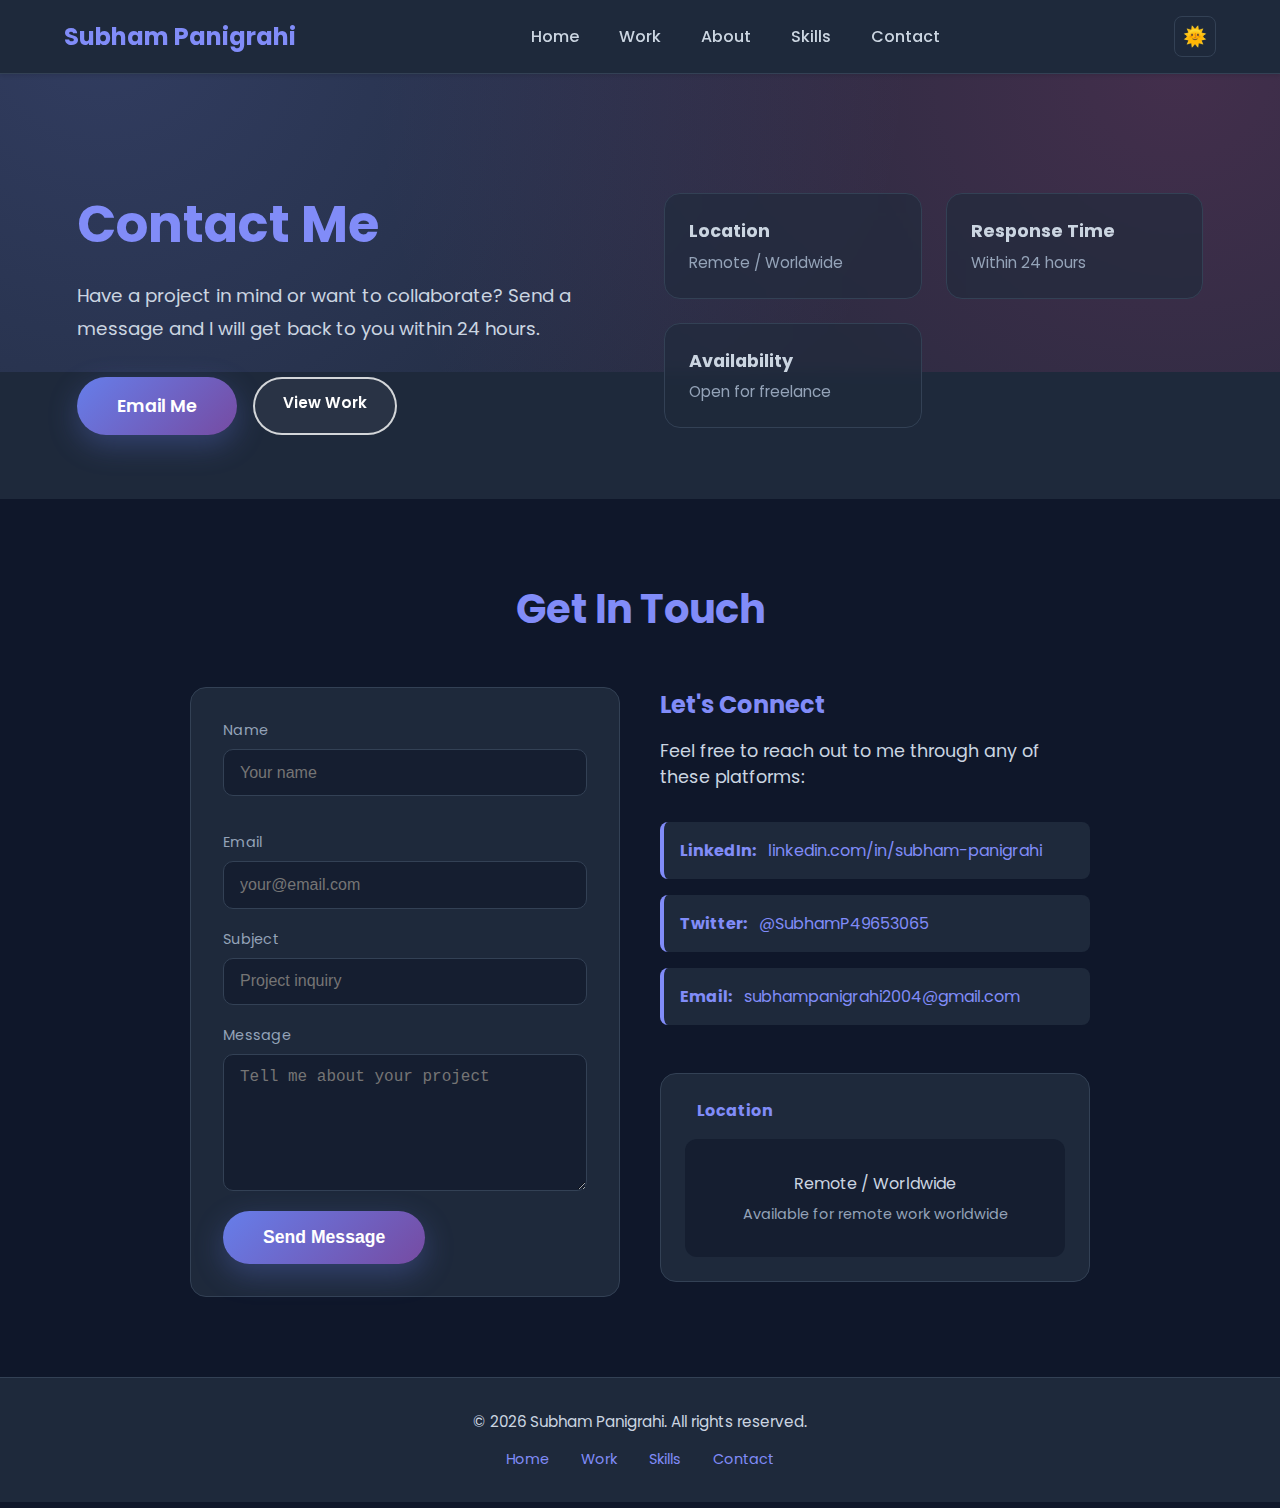
<file: contact.html>
<!doctype html>
<html lang="en">
  <head>
    <meta charset="UTF-8" />
    <meta name="viewport" content="width=device-width, initial-scale=1.0" />
    <title>Contact - Subham Panigrahi</title>
    <link
      rel="stylesheet"
      href="https://cdnjs.cloudflare.com/ajax/libs/font-awesome/6.5.2/css/all.min.css"
      integrity="sha512-SnH5WK+bZxgPHs44uWIX+LLJAJ9/2PkPKZ5QiAj6Ta86w+fsb2TkcmfRyVX3pBnMFcV7oQPJkl9QevSCWr3W6A=="
      crossorigin="anonymous"
      referrerpolicy="no-referrer"
    />
    <link rel="stylesheet" href="style.css" />
    <link
      rel="icon"
      type="image/svg+xml"
      href="https://cdnjs.cloudflare.com/ajax/libs/twemoji/14.0.2/svg/1f680.svg"
    />
  </head>

  <body>
    <!-- Navbar -->
    <header>
      <nav class="navbar" aria-label="Main navigation">
        <a href="index.html#home" class="logo">Subham Panigrahi</a>
        <ul class="nav-links">
          <li><a href="index.html#home">Home</a></li>
          <li><a href="index.html#work">Work</a></li>
          <li><a href="index.html#about">About</a></li>
          <li><a href="index.html#skills">Skills</a></li>
          <li><a href="contact.html">Contact</a></li>
        </ul>
        <button class="theme-toggle" id="themeToggle" aria-label="Theme Toggle">
          🌙
        </button>
        <div class="hamburger">
          <span></span>
          <span></span>
          <span></span>
        </div>
      </nav>
    </header>

    <!-- Contact Hero -->
    <section class="contact-hero">
      <div class="contact-hero-inner">
        <div class="contact-hero-content">
          <h1>Contact Me</h1>
          <p>
            Have a project in mind or want to collaborate? Send a message and I
            will get back to you within 24 hours.
          </p>
          <div class="contact-hero-actions">
            <a
              href="mailto:subhampanigrahi2004@gmail.com"
              class="btn-primary"
              aria-label="Email Subham"
              >Email Me</a
            >
            <a href="index.html#work" class="btn-outline" aria-label="View work"
              >View Work</a
            >
          </div>
        </div>
        <div class="contact-hero-cards">
          <div class="hero-card">
            <i class="fas fa-map-marker-alt"></i>
            <h3>Location</h3>
            <p>Remote / Worldwide</p>
          </div>
          <div class="hero-card">
            <i class="fas fa-clock"></i>
            <h3>Response Time</h3>
            <p>Within 24 hours</p>
          </div>
          <div class="hero-card">
            <i class="fas fa-briefcase"></i>
            <h3>Availability</h3>
            <p>Open for freelance</p>
          </div>
        </div>
      </div>
    </section>

    <!-- Contact Section -->
    <section id="contact" class="contact">
      <h2>Get In Touch</h2>
      <div class="contact-container">
        <div class="contact-grid">
          <form
            class="contact-form"
            name="contact"
            method="POST"
            data-netlify="true"
            data-netlify-honeypot="bot-field"
            action="thank-you.html"
            aria-label="Contact form"
          >
            <input type="hidden" name="form-name" value="contact" />
            <p class="hidden">
              <label>
                Do not fill this out if you are human:
                <input name="bot-field" />
              </label>
            </p>
            <div class="form-row">
              <div class="form-group">
                <label for="name">Name</label>
                <input
                  type="text"
                  id="name"
                  name="name"
                  placeholder="Your name"
                />
              </div>
              <div class="form-group">
                <label for="email">Email</label>
                <input
                  type="email"
                  id="email"
                  name="email"
                  placeholder="your@email.com"
                />
              </div>
            </div>
            <div class="form-group">
              <label for="subject">Subject</label>
              <input
                type="text"
                id="subject"
                name="subject"
                placeholder="Project inquiry"
              />
            </div>
            <div class="form-group">
              <label for="message">Message</label>
              <textarea
                id="message"
                name="message"
                rows="6"
                placeholder="Tell me about your project"
              ></textarea>
            </div>
            <button type="submit" class="btn-primary">Send Message</button>
            <p class="form-success hidden" role="status">
              Thanks! Your message was sent. I will get back to you soon.
            </p>
          </form>

          <div class="contact-side">
            <div class="contact-info">
              <h3>Let's Connect</h3>
              <p>
                Feel free to reach out to me through any of these platforms:
              </p>
              <ul class="contact-links">
                <li>
                  <strong>LinkedIn:</strong>
                  <a
                    href="https://www.linkedin.com/in/subham-panigrahi-863255291/"
                    target="_blank"
                    >linkedin.com/in/subham-panigrahi</a
                  >
                </li>
                <li>
                  <strong>Twitter:</strong>
                  <a href="https://x.com/SubhamP49653065" target="_blank"
                    >@SubhamP49653065</a
                  >
                </li>
                <li>
                  <strong>Email:</strong>
                  <a href="mailto:subhampanigrahi2004@gmail.com"
                    >subhampanigrahi2004@gmail.com</a
                  >
                </li>
              </ul>
            </div>

            <div class="map-card" aria-label="Map">
              <div class="map-header">
                <i class="fas fa-map-marked-alt"></i>
                <h4>Location</h4>
              </div>
              <div class="map-placeholder">
                <p>Remote / Worldwide</p>
                <span>Available for remote work worldwide</span>
              </div>
            </div>
          </div>
        </div>
      </div>
    </section>

    <!-- Footer -->
    <footer class="footer">
      <div class="footer-container">
        <p>&copy; 2026 Subham Panigrahi. All rights reserved.</p>
        <div class="footer-links">
          <a href="index.html#home">Home</a>
          <a href="index.html#work">Work</a>
          <a href="index.html#skills">Skills</a>
          <a href="contact.html">Contact</a>
        </div>
      </div>
    </footer>

    <script src="app.js"></script>
    <script>
      const contactForm = document.querySelector(".contact-form");
      const successMsg = document.querySelector(".form-success");

      if (contactForm && successMsg) {
        contactForm.addEventListener("submit", (event) => {
          if (location.protocol === "file:") {
            event.preventDefault();
            successMsg.classList.remove("hidden");
            contactForm.reset();
          }
        });
      }
    </script>
  </body>
</html>
</file>
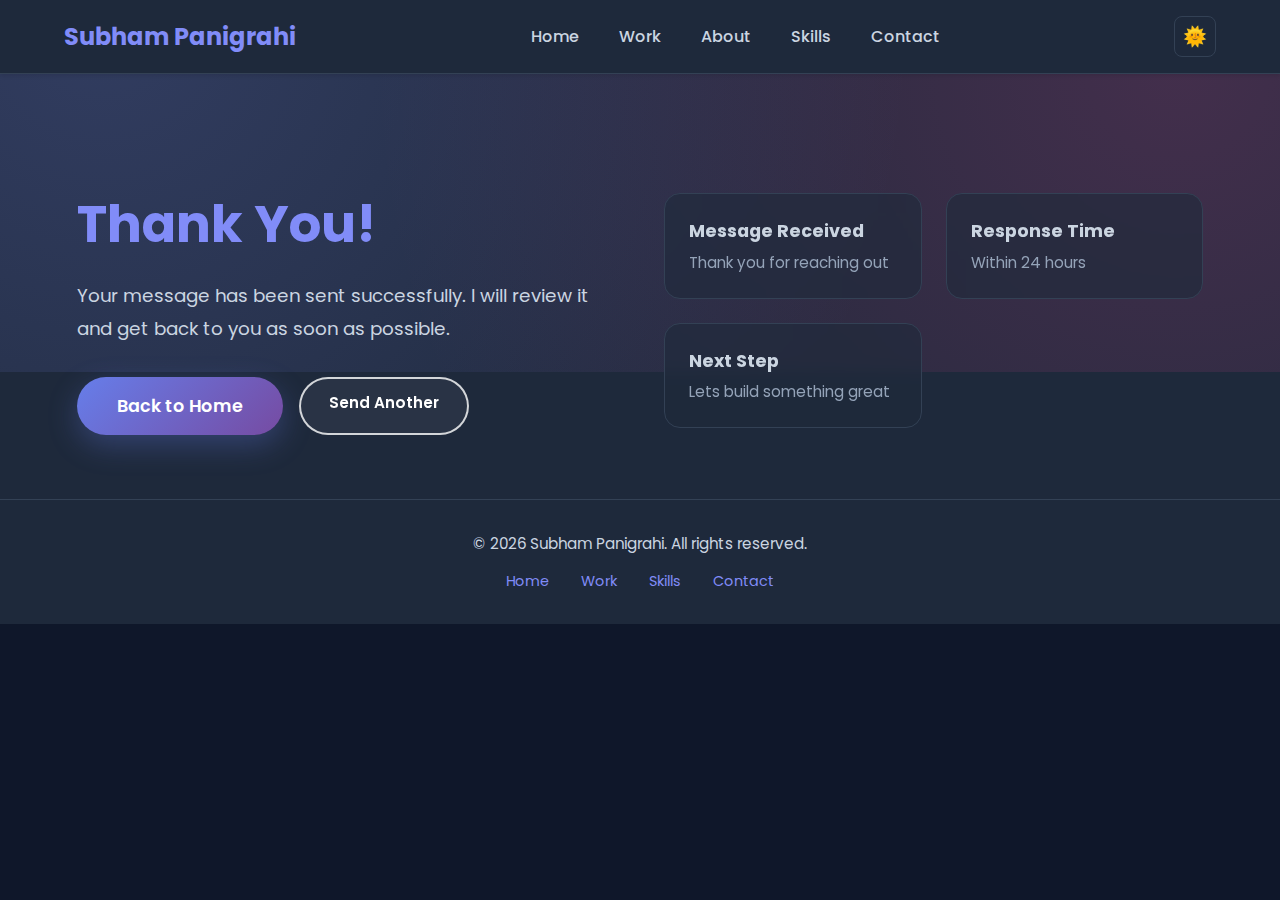
<file: thank-you.html>
<!doctype html>
<html lang="en">
  <head>
    <meta charset="UTF-8" />
    <meta name="viewport" content="width=device-width, initial-scale=1.0" />
    <title>Thank You - Subham Panigrahi</title>
    <link
      rel="stylesheet"
      href="https://cdnjs.cloudflare.com/ajax/libs/font-awesome/6.5.2/css/all.min.css"
      integrity="sha512-SnH5WK+bZxgPHs44uWIX+LLJAJ9/2PkPKZ5QiAj6Ta86w+fsb2TkcmfRyVX3pBnMFcV7oQPJkl9QevSCWr3W6A=="
      crossorigin="anonymous"
      referrerpolicy="no-referrer"
    />
    <link rel="stylesheet" href="style.css" />
    <link
      rel="icon"
      type="image/svg+xml"
      href="https://cdnjs.cloudflare.com/ajax/libs/twemoji/14.0.2/svg/1f680.svg"
    />
  </head>

  <body>
    <header>
      <nav class="navbar" aria-label="Main navigation">
        <a href="index.html#home" class="logo">Subham Panigrahi</a>
        <ul class="nav-links">
          <li><a href="index.html#home">Home</a></li>
          <li><a href="index.html#work">Work</a></li>
          <li><a href="index.html#about">About</a></li>
          <li><a href="index.html#skills">Skills</a></li>
          <li><a href="contact.html">Contact</a></li>
        </ul>
        <button class="theme-toggle" id="themeToggle" aria-label="Theme Toggle">
          🌙
        </button>
        <div class="hamburger">
          <span></span>
          <span></span>
          <span></span>
        </div>
      </nav>
    </header>

    <section class="contact-hero">
      <div class="contact-hero-inner">
        <div class="contact-hero-content">
          <h1>Thank You!</h1>
          <p>
            Your message has been sent successfully. I will review it and get
            back to you as soon as possible.
          </p>
          <div class="contact-hero-actions">
            <a href="index.html#home" class="btn-primary" aria-label="Back home"
              >Back to Home</a
            >
            <a href="contact.html" class="btn-outline" aria-label="Send another"
              >Send Another</a
            >
          </div>
        </div>
        <div class="contact-hero-cards">
          <div class="hero-card">
            <i class="fas fa-envelope"></i>
            <h3>Message Received</h3>
            <p>Thank you for reaching out</p>
          </div>
          <div class="hero-card">
            <i class="fas fa-clock"></i>
            <h3>Response Time</h3>
            <p>Within 24 hours</p>
          </div>
          <div class="hero-card">
            <i class="fas fa-rocket"></i>
            <h3>Next Step</h3>
            <p>Lets build something great</p>
          </div>
        </div>
      </div>
    </section>

    <footer class="footer">
      <div class="footer-container">
        <p>&copy; 2026 Subham Panigrahi. All rights reserved.</p>
        <div class="footer-links">
          <a href="index.html#home">Home</a>
          <a href="index.html#work">Work</a>
          <a href="index.html#skills">Skills</a>
          <a href="contact.html">Contact</a>
        </div>
      </div>
    </footer>

    <script src="app.js"></script>
  </body>
</html>
</file>
<file: style.css>
@import url("https://fonts.googleapis.com/css2?family=Poppins:wght@300;400;500;600;700&display=swap");

:root {
  --bg-color: #0f172a;
  --text-color: #cbd5e1;
  --accent-color: #818cf8;
  --card-bg: #1e293b;
  --btn-bg: #6366f1;
  --btn-text: #ffffff;
  --border-color: #334155;
  --subtle-text: #94a3b8;
}

.light-theme {
  --bg-color: #f1f5f9;
  --text-color: #334155;
  --accent-color: #6366f1;
  --card-bg: #ffffff;
  --border-color: #e2e8f0;
  --subtle-text: #64748b;
}

* {
  margin: 0;
  padding: 0;
  box-sizing: border-box;
}

html {
  scroll-behavior: smooth;
}

body {
  font-family: "Poppins", sans-serif;
  background: var(--bg-color);
  color: var(--text-color);
  transition:
    background 0.3s ease,
    color 0.3s ease;
}

/* Navbar */
.navbar {
  display: flex;
  justify-content: space-between;
  align-items: center;
  padding: 1rem 5%;
  background: var(--card-bg);
  box-shadow: 0 2px 4px rgba(0, 0, 0, 0.1);
  position: sticky;
  top: 0;
  z-index: 100;
  width: 100%;
  border-bottom: 1px solid var(--border-color);
}

.logo {
  font-weight: 700;
  font-size: 1.5rem;
  color: var(--accent-color);
  text-decoration: none;
}

.nav-links {
  display: flex;
  list-style: none;
  gap: 2.5rem;
}

.nav-links a {
  color: var(--text-color);
  text-decoration: none;
  font-weight: 500;
  position: relative;
  transition: color 0.3s ease;
}

.nav-links a::after {
  content: "";
  position: absolute;
  width: 0;
  height: 2px;
  bottom: -5px;
  left: 0;
  background-color: var(--accent-color);
  transition: width 0.3s ease;
}

.nav-links a:hover {
  color: var(--accent-color);
}

.nav-links a:hover::after {
  width: 100%;
}

.theme-toggle {
  background: transparent;
  border: 1px solid var(--border-color);
  color: var(--text-color);
  border-radius: 8px;
  padding: 0.5rem;
  cursor: pointer;
  font-size: 1.2rem;
  transition: all 0.3s ease;
}

.theme-toggle:hover {
  background: var(--accent-color);
  color: var(--btn-text);
  border-color: var(--accent-color);
}

/* =============== HERO SECTION =============== */
.hero {
  display: flex;
  align-items: center;
  justify-content: space-between;
  padding: 0 10%;
  min-height: 100vh;
  gap: 4rem;
  position: relative;
  overflow: hidden;
}

/* Animated Background Gradient */
.hero::before {
  content: "";
  position: absolute;
  top: -50%;
  left: -50%;
  width: 200%;
  height: 200%;
  background:
    radial-gradient(
      circle at 30% 50%,
      rgba(129, 140, 248, 0.15) 0%,
      transparent 50%
    ),
    radial-gradient(
      circle at 70% 50%,
      rgba(236, 72, 153, 0.12) 0%,
      transparent 50%
    );
  animation: rotateGradient 20s linear infinite;
  pointer-events: none;
  z-index: 0;
}

@keyframes rotateGradient {
  0% {
    transform: rotate(0deg);
  }
  100% {
    transform: rotate(360deg);
  }
}

.hero-text {
  max-width: 50%;
  position: relative;
  z-index: 1;
  animation: fadeInUp 0.8s ease-out;
}

@keyframes fadeInUp {
  from {
    opacity: 0;
    transform: translateY(30px);
  }
  to {
    opacity: 1;
    transform: translateY(0);
  }
}

.hero-text h1 {
  font-size: 5rem;
  font-weight: 800;
  margin-bottom: 1.5rem;
  line-height: 1.1;
  letter-spacing: -2px;
  background: linear-gradient(135deg, #667eea 0%, #764ba2 50%, #f093fb 100%);
  -webkit-background-clip: text;
  -webkit-text-fill-color: transparent;
  background-clip: text;
  animation:
    fadeInUp 0.8s ease-out 0.2s both,
    textGlow 3s ease-in-out infinite;
}

.hero-text .subtitle {
  font-size: 1.3rem;
  color: var(--accent-color);
  margin-bottom: 1rem;
  font-weight: 500;
  animation: subtitleSlideIn 0.9s ease-out 0.3s both;
}

@keyframes subtitleSlideIn {
  0% {
    opacity: 0;
    transform: translateY(30px) translateX(-30px);
    filter: blur(10px);
  }
  50% {
    filter: blur(5px);
  }
  100% {
    opacity: 1;
    transform: translateY(0) translateX(0);
    filter: blur(0);
  }
}

@keyframes textGlow {
  0%,
  100% {
    filter: drop-shadow(0 0 10px rgba(129, 140, 248, 0.3));
  }
  50% {
    filter: drop-shadow(0 0 20px rgba(129, 140, 248, 0.5));
  }
}

.hero-text p {
  font-size: 1.75rem;
  margin-bottom: 2.5rem;
  color: var(--subtle-text);
  font-weight: 400;
  line-height: 1.6;
  animation: fadeInUp 0.8s ease-out 0.3s both;
}

.typed-text {
  background: linear-gradient(135deg, #f093fb 0%, #f5576c 100%);
  -webkit-background-clip: text;
  -webkit-text-fill-color: transparent;
  background-clip: text;
  font-weight: 700;
  display: inline-block;
  animation: pulse 2s ease-in-out infinite;
}

@keyframes pulse {
  0%,
  100% {
    opacity: 1;
  }
  50% {
    opacity: 0.8;
  }
}

.btn-primary {
  display: inline-block;
  padding: 1rem 2.5rem;
  background: linear-gradient(135deg, #667eea 0%, #764ba2 100%);
  color: white;
  border: none;
  border-radius: 50px;
  text-decoration: none;
  font-weight: 600;
  font-size: 1.1rem;
  box-shadow: 0 10px 30px rgba(102, 126, 234, 0.3);
  position: relative;
  overflow: hidden;
  transition: all 0.3s ease;
  animation: fadeInUp 0.8s ease-out 0.4s both;
}

.btn-primary::before {
  content: "";
  position: absolute;
  top: 0;
  left: -100%;
  width: 100%;
  height: 100%;
  background: linear-gradient(135deg, #f093fb 0%, #f5576c 100%);
  transition: left 0.4s ease;
  z-index: -1;
}

.btn-primary:hover {
  transform: translateY(-3px);
  box-shadow: 0 15px 40px rgba(102, 126, 234, 0.5);
}

.btn-primary:hover::before {
  left: 0;
}

.social-links {
  margin-top: 3rem;
  display: flex;
  gap: 1.5rem;
  animation: fadeInUp 0.8s ease-out 0.5s both;
}

.social-links a {
  display: inline-flex;
  align-items: center;
  justify-content: center;
  width: 70px;
  height: 70px;
  background: rgba(255, 255, 255, 0.05);
  backdrop-filter: blur(10px);
  border: 1px solid rgba(255, 255, 255, 0.1);
  border-radius: 16px;
  transition: all 0.3s ease;
  box-shadow: 0 4px 15px rgba(0, 0, 0, 0.1);
}

.social-links a:hover {
  transform: translateY(-5px) scale(1.05);
  background: linear-gradient(135deg, #667eea 0%, #764ba2 100%);
  border-color: transparent;
  box-shadow: 0 10px 30px rgba(102, 126, 234, 0.4);
}

.social-links a img {
  width: 36px;
  height: 36px;
  transition: transform 0.3s ease;
}

.social-links a:hover img {
  transform: scale(1.1);
}

.hero-image {
  max-width: 30%;
  position: relative;
  z-index: 1;
  animation: fadeInRight 0.8s ease-out 0.3s both;
}

@keyframes fadeInRight {
  from {
    opacity: 0;
    transform: translateX(30px);
  }
  to {
    opacity: 1;
    transform: translateX(0);
  }
}

.hero-image::before {
  content: "";
  position: absolute;
  top: -20px;
  left: -20px;
  right: -20px;
  bottom: -20px;
  background: linear-gradient(135deg, #667eea 0%, #764ba2 50%, #f093fb 100%);
  border-radius: 30px;
  opacity: 0.3;
  filter: blur(40px);
  z-index: -1;
  animation: imageGlow 3s ease-in-out infinite;
}

@keyframes imageGlow {
  0%,
  100% {
    opacity: 0.3;
    transform: scale(1);
  }
  50% {
    opacity: 0.5;
    transform: scale(1.05);
  }
}

.hero-image img {
  width: 100%;
  height: auto;
  border-radius: 30px;
  box-shadow: 0 20px 60px rgba(0, 0, 0, 0.3);
  border: 2px solid rgba(255, 255, 255, 0.1);
  transition: transform 0.5s ease;
}

.hero-image:hover img {
  transform: scale(1.02) rotate(1deg);
  box-shadow: 0 25px 70px rgba(102, 126, 234, 0.4);
}

.hero-about {
  flex: 1;
  display: flex;
  align-items: center;
  justify-content: center;
  padding: 2rem;
}

.about-box {
  background: rgba(30, 41, 59, 0.6);
  border: 2px solid var(--border-color);
  border-radius: 20px;
  padding: 3rem;
  backdrop-filter: blur(10px);
  animation: fadeInUp 0.8s ease-out 0.3s both;
  transition: all 0.3s ease;
}

.about-box:hover {
  background: rgba(30, 41, 59, 0.8);
  border-color: var(--accent-color);
  box-shadow: 0 10px 40px rgba(129, 140, 248, 0.2);
}

.about-box h3 {
  font-size: 2rem;
  color: var(--accent-color);
  margin-bottom: 1.5rem;
  font-weight: 700;
}

.about-box p {
  font-size: 1.1rem;
  line-height: 1.8;
  color: var(--text-color);
  margin-bottom: 1.5rem;
  text-align: justify;
}

.about-box p:last-child {
  margin-bottom: 0;
}

/* Hero Features */
.hero-features {
  flex: 1;
  display: flex;
  flex-direction: column;
  gap: 3rem;
  padding: 2rem;
  animation: fadeInUp 0.8s ease-out 0.3s both;
}

.tech-stack-section h3 {
  font-size: 1.8rem;
  color: var(--accent-color);
  margin-bottom: 2rem;
  text-align: center;
  font-weight: 700;
}

.tech-icons-grid {
  display: grid;
  grid-template-columns: repeat(auto-fit, minmax(120px, 1fr));
  gap: 2rem;
  margin-bottom: 2rem;
}

.tech-icon {
  display: flex;
  flex-direction: column;
  align-items: center;
  justify-content: center;
  padding: 2rem;
  background: rgba(30, 41, 59, 0.5);
  border: 2px solid var(--border-color);
  border-radius: 15px;
  transition: all 0.3s ease;
  cursor: pointer;
}

.tech-icon:hover {
  background: rgba(30, 41, 59, 0.8);
  border-color: var(--accent-color);
  transform: translateY(-10px) scale(1.05);
  box-shadow: 0 10px 30px rgba(129, 140, 248, 0.3);
}

.tech-icon i {
  font-size: 3rem;
  margin-bottom: 1rem;
  transition:
    color 0.3s ease,
    transform 0.3s ease;
}

.tech-icon span {
  font-size: 0.95rem;
  color: var(--text-color);
  font-weight: 500;
  text-align: center;
}

/* Colorful Tech Icons */
.tech-icon:nth-child(1) i {
  color: #61dafb;
}
.tech-icon:nth-child(2) i {
  color: #68a063;
}
.tech-icon:nth-child(3) i {
  color: #13aa52;
}
.tech-icon:nth-child(4) i {
  color: #90c53f;
}
.tech-icon:nth-child(5) i {
  color: #e76f00;
}
.tech-icon:nth-child(6) i {
  color: #f7df1e;
}

.tech-icon:hover i {
  transform: scale(1.15) rotate(5deg);
}

/* Info Cards */
.info-cards {
  display: grid;
  grid-template-columns: repeat(auto-fit, minmax(200px, 1fr));
  gap: 2rem;
}

.info-card {
  background: rgba(30, 41, 59, 0.5);
  border: 2px solid var(--border-color);
  border-radius: 15px;
  padding: 2rem;
  text-align: center;
  transition: all 0.3s ease;
}

.info-card:hover {
  background: rgba(30, 41, 59, 0.8);
  border-color: var(--accent-color);
  transform: translateY(-8px);
  box-shadow: 0 10px 30px rgba(129, 140, 248, 0.2);
}

.card-icon {
  font-size: 2.5rem;
  color: var(--accent-color);
  margin-bottom: 1rem;
  display: flex;
  justify-content: center;
}

.info-card h4 {
  font-size: 1.2rem;
  color: var(--accent-color);
  margin-bottom: 0.75rem;
  font-weight: 600;
}

.info-card p {
  font-size: 0.95rem;
  color: var(--subtle-text);
  line-height: 1.6;
}

/* =============== SECTIONS =============== */
.recent-works,
.services,
.testimonials {
  padding: 6rem 6%;
  text-align: center;
  position: relative;
}

.recent-works h2,
.services h2,
.testimonials h2 {
  font-size: 3.5rem;
  font-weight: 800;
  margin-bottom: 4rem;
  background: linear-gradient(135deg, #667eea 0%, #764ba2 50%, #f093fb 100%);
  -webkit-background-clip: text;
  -webkit-text-fill-color: transparent;
  background-clip: text;
  letter-spacing: -1px;
  position: relative;
  display: inline-block;
}

.recent-works h2::after,
.services h2::after,
.testimonials h2::after {
  content: "";
  position: absolute;
  bottom: -15px;
  left: 50%;
  transform: translateX(-50%);
  width: 100px;
  height: 4px;
  background: linear-gradient(135deg, #667eea 0%, #764ba2 100%);
  border-radius: 2px;
  box-shadow: 0 0 20px rgba(102, 126, 234, 0.5);
}

/* =============== RECENT WORKS GRID =============== */
.work-grid {
  display: grid;
  grid-template-columns: repeat(2, 1fr);
  gap: 2.5rem;
  margin-top: 2rem;
}

.work-card {
  position: relative;
  overflow: hidden;
  border-radius: 24px;
  height: 400px;
  background: var(--card-bg);
  backdrop-filter: blur(20px);
  box-shadow: 0 10px 40px rgba(0, 0, 0, 0.2);
  transition: all 0.4s cubic-bezier(0.4, 0, 0.2, 1);
  cursor: pointer;
}

/* Gradient Border Effect */
.work-card::before {
  content: "";
  position: absolute;
  inset: 0;
  border-radius: 24px;
  padding: 2px;
  background: linear-gradient(135deg, #667eea, #764ba2, #f093fb);
  -webkit-mask:
    linear-gradient(#fff 0 0) content-box,
    linear-gradient(#fff 0 0);
  -webkit-mask-composite: xor;
  mask:
    linear-gradient(#fff 0 0) content-box,
    linear-gradient(#fff 0 0);
  mask-composite: exclude;
  opacity: 0;
  transition: opacity 0.4s ease;
}

.work-card:hover::before {
  opacity: 1;
}

.work-card:hover {
  transform: translateY(-10px);
  box-shadow:
    0 20px 60px rgba(102, 126, 234, 0.3),
    0 0 0 1px rgba(102, 126, 234, 0.1);
}

.work-card img {
  width: 100%;
  height: 100%;
  object-fit: cover;
  transition:
    transform 0.6s cubic-bezier(0.4, 0, 0.2, 1),
    filter 0.4s ease;
}

.work-card:hover img {
  transform: scale(1.1);
  filter: brightness(0.7);
}

.overlay {
  position: absolute;
  inset: 0;
  background: linear-gradient(
    to top,
    rgba(10, 1, 24, 0.95) 0%,
    rgba(102, 126, 234, 0.3) 50%,
    transparent 100%
  );
  display: flex;
  flex-direction: column;
  justify-content: flex-end;
  padding: 2.5rem;
  opacity: 0;
  transition: opacity 0.4s ease;
}

.work-card:hover .overlay {
  opacity: 1;
}

.overlay h3 {
  color: #ffffff;
  font-size: 2rem;
  font-weight: 700;
  margin-bottom: 1rem;
  transform: translateY(20px);
  transition: transform 0.4s ease 0.1s;
}

.work-card:hover .overlay h3 {
  transform: translateY(0);
}

@media (max-width: 768px) {
  .work-grid {
    grid-template-columns: 1fr;
  }
}

.service-grid {
  display: grid;
  grid-template-columns: repeat(auto-fit, minmax(300px, 1fr));
  gap: 2rem;
}

/* Work Card Buttons */
.buttons {
  display: flex;
  gap: 1rem;
  transform: translateY(20px);
  transition: transform 0.4s ease 0.2s;
}

.work-card:hover .buttons {
  transform: translateY(0);
}

.btn,
.btn-outline {
  padding: 0.75rem 1.75rem;
  border-radius: 50px;
  text-decoration: none;
  font-size: 0.95rem;
  font-weight: 600;
  transition: all 0.3s ease;
  display: inline-block;
  position: relative;
  overflow: hidden;
}

.btn {
  background: linear-gradient(135deg, #667eea 0%, #764ba2 100%);
  color: white;
  border: none;
  box-shadow: 0 8px 20px rgba(102, 126, 234, 0.3);
}

.btn::before {
  content: "";
  position: absolute;
  top: 0;
  left: -100%;
  width: 100%;
  height: 100%;
  background: linear-gradient(135deg, #f093fb 0%, #f5576c 100%);
  transition: left 0.3s ease;
  z-index: -1;
}

.btn:hover {
  transform: translateY(-2px);
  box-shadow: 0 12px 30px rgba(102, 126, 234, 0.5);
}

.btn:hover::before {
  left: 0;
}

.btn-outline {
  border: 2px solid rgba(255, 255, 255, 0.8);
  color: white;
  background: rgba(255, 255, 255, 0.05);
  backdrop-filter: blur(10px);
}

.btn-outline:hover {
  background: rgba(255, 255, 255, 0.2);
  border-color: white;
  transform: translateY(-2px);
  box-shadow: 0 8px 20px rgba(255, 255, 255, 0.2);
}

/* =============== SERVICES SECTION =============== */
.service-grid {
  display: grid;
  grid-template-columns: repeat(auto-fit, minmax(320px, 1fr));
  gap: 2.5rem;
  margin-top: 2rem;
}

.service-card {
  background: rgba(255, 255, 255, 0.03);
  backdrop-filter: blur(20px);
  -webkit-backdrop-filter: blur(20px);
  border-radius: 24px;
  padding: 3rem 2.5rem;
  text-align: center;
  border: 1px solid rgba(255, 255, 255, 0.08);
  box-shadow: 0 10px 40px rgba(0, 0, 0, 0.2);
  position: relative;
  overflow: hidden;
  transition: all 0.4s cubic-bezier(0.4, 0, 0.2, 1);
  cursor: default;
}

/* Animated background gradient on hover */
.service-card::before {
  content: "";
  position: absolute;
  top: -50%;
  left: -50%;
  width: 200%;
  height: 200%;
  background: radial-gradient(
    circle,
    rgba(102, 126, 234, 0.15) 0%,
    transparent 70%
  );
  opacity: 0;
  transition: opacity 0.4s ease;
  z-index: 0;
  animation: rotateBackground 8s linear infinite;
  animation-play-state: paused;
}

@keyframes rotateBackground {
  0% {
    transform: rotate(0deg);
  }
  100% {
    transform: rotate(360deg);
  }
}

.service-card:hover::before {
  opacity: 1;
  animation-play-state: running;
}

/* Gradient border effect */
.service-card::after {
  content: "";
  position: absolute;
  inset: 0;
  border-radius: 24px;
  padding: 2px;
  background: linear-gradient(135deg, #667eea, #764ba2, #f093fb);
  -webkit-mask:
    linear-gradient(#fff 0 0) content-box,
    linear-gradient(#fff 0 0);
  -webkit-mask-composite: xor;
  mask:
    linear-gradient(#fff 0 0) content-box,
    linear-gradient(#fff 0 0);
  mask-composite: exclude;
  opacity: 0;
  transition: opacity 0.4s ease;
  z-index: 1;
}

.service-card:hover::after {
  opacity: 1;
}

.service-card:hover {
  transform: translateY(-15px) scale(1.02);
  box-shadow: 0 20px 60px rgba(102, 126, 234, 0.3);
}

.service-icon {
  font-size: 4rem;
  background: linear-gradient(135deg, #667eea 0%, #764ba2 50%, #f093fb 100%);
  -webkit-background-clip: text;
  -webkit-text-fill-color: transparent;
  background-clip: text;
  margin-bottom: 2rem;
  display: inline-block;
  position: relative;
  z-index: 2;
  transition: transform 0.4s cubic-bezier(0.4, 0, 0.2, 1);
  filter: drop-shadow(0 0 20px rgba(102, 126, 234, 0.3));
}

.service-card:hover .service-icon {
  transform: scale(1.15) rotate(5deg);
  filter: drop-shadow(0 0 30px rgba(102, 126, 234, 0.6));
}

.service-card h3 {
  font-size: 1.75rem;
  font-weight: 700;
  margin-bottom: 1rem;
  color: var(--text-color);
  position: relative;
  z-index: 2;
  transition: color 0.3s ease;
}

.service-card:hover h3 {
  background: linear-gradient(135deg, #667eea 0%, #f093fb 100%);
  -webkit-background-clip: text;
  -webkit-text-fill-color: transparent;
  background-clip: text;
}

.service-card p {
  color: var(--subtle-text);
  font-size: 1.05rem;
  line-height: 1.7;
  position: relative;
  z-index: 2;
  transition: color 0.3s ease;
}

.service-card:hover p {
  color: var(--text-color);
}

/* Testimonials */
.testimonial-grid {
  display: grid;
  grid-template-columns: repeat(auto-fit, minmax(300px, 1fr));
  gap: 2rem;
  margin-top: 3rem;
}

.testimonial-card {
  background: var(--card-bg);
  border-radius: 12px;
  padding: 2rem;
  border: 1px solid var(--border-color);
  box-shadow: 0 4px 6px rgba(0, 0, 0, 0.1);
  transition:
    transform 0.3s ease,
    box-shadow 0.3s ease;
}

.testimonial-card:hover {
  transform: translateY(-5px);
  box-shadow: 0 12px 20px rgba(0, 0, 0, 0.15);
}

.testimonial-card img {
  width: 80px;
  height: 80px;
  border-radius: 50%;
  object-fit: cover;
  margin-bottom: 1.5rem;
  border: 3px solid var(--accent-color);
}

.testimonial-card p {
  font-style: italic;
  color: var(--subtle-text);
  margin-bottom: 1.5rem;
}

.testimonial-card h4 {
  color: var(--text-color);
  font-weight: 600;
  margin-bottom: 0.25rem;
}

.testimonial-card span {
  color: var(--accent-color);
  font-size: 0.9rem;
}

.hamburger {
  display: none;
  cursor: pointer;
}

.hamburger span {
  display: block;
  width: 25px;
  height: 3px;
  margin: 5px 0;
  background: var(--text-color);
  transition: all 0.3s ease;
}

@media (max-width: 768px) {
  .hero-text h1 {
    font-size: 3rem;
  }
  .nav-links {
    position: fixed;
    top: 0;
    right: -100%;
    width: 100%;
    height: 100vh;
    background: var(--card-bg);
    flex-direction: column;
    justify-content: center;
    align-items: center;
    transition: right 0.4s ease-in-out;
  }

  .nav-links.active {
    right: 0;
  }

  .hamburger {
    display: block;
    z-index: 101;
  }

  .hamburger.active span:nth-child(1) {
    transform: rotate(45deg) translate(5px, 5px);
  }

  .hamburger.active span:nth-child(2) {
    opacity: 0;
  }
}

@media (max-width: 1024px) {
  .nav-links {
    gap: 1.5rem;
  }
  .hero {
    padding: 4rem 5%;
  }
  .hero-text h1 {
    font-size: 3.5rem;
  }
}

@media (max-width: 768px) {
  .nav-links {
    position: fixed;
    top: 0;
    right: -100%;
    width: 100%;
    height: 100vh;
    background: var(--card-bg);
    flex-direction: column;
    justify-content: center;
    align-items: center;
    gap: 2rem;
    transition: right 0.3s ease-in-out;
    z-index: 100;
  }

  .nav-links.active {
    right: 0;
  }

  .hamburger {
    display: block;
    z-index: 101;
  }

  .hamburger.active span:nth-child(1) {
    transform: rotate(45deg) translate(5px, 5px);
  }

  .hamburger.active span:nth-child(2) {
    opacity: 0;
  }

  .hamburger.active span:nth-child(3) {
    transform: rotate(-45deg) translate(7px, -6px);
  }

  .hero {
    flex-direction: column;
    text-align: center;
    padding: 5rem 5%;
  }

  .hero-text {
    max-width: 100%;
  }

  .hero-image {
    max-width: 80%;
    margin-top: 3rem;
  }

  .hero-text h1 {
    font-size: 3rem;
  }

  .recent-works,
  .services {
    padding: 4rem 5%;
  }
}

/* Tech Skills in Hero */
.tech-skills {
  margin-top: 3rem;
  animation: fadeInUp 0.8s ease-out 0.6s both;
}

.tech-skills h4 {
  font-size: 0.95rem;
  font-weight: 600;
  margin-bottom: 1rem;
  color: var(--subtle-text);
  text-transform: uppercase;
  letter-spacing: 1.5px;
}

.skills-list {
  list-style: none;
  padding: 0;
  display: flex;
  flex-wrap: wrap;
  gap: 1rem;
}

.skills-list li {
  display: flex;
  align-items: center;
  gap: 0.5rem;
  padding: 0.75rem 1.5rem;
  background: rgba(255, 255, 255, 0.05);
  backdrop-filter: blur(10px);
  border: 1px solid rgba(255, 255, 255, 0.1);
  border-radius: 50px;
  font-size: 0.95rem;
  color: var(--text-color);
  font-weight: 500;
  box-shadow: 0 4px 15px rgba(0, 0, 0, 0.1);
  transition: all 0.3s ease;
  cursor: default;
}

.skills-list li:hover {
  transform: translateY(-3px);
  background: linear-gradient(135deg, #667eea 0%, #764ba2 100%);
  color: white;
  border-color: transparent;
  box-shadow: 0 8px 25px rgba(102, 126, 234, 0.4);
}

.skills-list i {
  font-size: 1.25rem;
  transition: transform 0.3s ease;
}

.skills-list li:hover i {
  transform: scale(1.1) rotate(5deg);
}
/* About Section */
.about {
  padding: 8rem 5%;
  background: var(--bg-color);
}

.about h2 {
  text-align: center;
  font-size: 3rem;
  margin-bottom: 4rem;
  color: var(--accent-color);
}

.about-container {
  max-width: 900px;
  margin: 0 auto;
}

.about-text p {
  font-size: 1.3rem;
  line-height: 1.9;
  margin-bottom: 2rem;
  color: var(--text-color);
  text-align: justify;
}

/* Skills Section */
.skills {
  padding: 8rem 5%;
  background: var(--card-bg);
}

.skills h2 {
  text-align: center;
  font-size: 3rem;
  margin-bottom: 4rem;
  color: var(--accent-color);
}

.skills-container {
  display: grid;
  grid-template-columns: repeat(auto-fit, minmax(280px, 1fr));
  gap: 3rem;
  max-width: 1200px;
  margin: 0 auto;
}

.skill-category {
  background: var(--bg-color);
  padding: 2.5rem;
  border-radius: 10px;
  border-left: 4px solid var(--accent-color);
  transition:
    transform 0.3s ease,
    box-shadow 0.3s ease;
}

.skill-category:hover {
  transform: translateY(-5px);
  box-shadow: 0 5px 15px rgba(0, 0, 0, 0.2);
}

.skill-category h3 {
  color: var(--accent-color);
  margin-bottom: 1.5rem;
  font-size: 1.5rem;
}

.skill-list {
  list-style: none;
}

.skill-list li {
  padding: 0.75rem 0;
  color: var(--text-color);
  border-bottom: 1px solid var(--border-color);
  padding-bottom: 0.75rem;
  display: flex;
  align-items: center;
  gap: 0.75rem;
  transition: color 0.3s ease;
  font-size: 1.1rem;
}

.skill-list li:hover {
  color: var(--accent-color);
}

.skill-list li i {
  font-size: 1.3rem;
  min-width: 1.5rem;
  text-align: center;
  transition: transform 0.3s ease;
}

.skill-list li:hover i {
  transform: scale(1.15) rotate(5deg);
}

/* Colorful skill icons */
.skill-category:nth-child(1) .skill-list li:nth-child(1) i {
  color: #61dafb; /* React - Cyan */
}

.skill-category:nth-child(1) .skill-list li:nth-child(2) i {
  color: #f7df1e; /* JavaScript - Yellow */
}

.skill-category:nth-child(1) .skill-list li:nth-child(3) i {
  color: #e34c26; /* HTML5 - Red-Orange */
}

.skill-category:nth-child(1) .skill-list li:nth-child(4) i {
  color: #06b6d4; /* Mobile - Teal */
}

.skill-category:nth-child(1) .skill-list li:nth-child(5) i {
  color: #764abc; /* Redux - Purple */
}

/* Backend Development Colors */
.skill-category:nth-child(2) .skill-list li:nth-child(1) i {
  color: #68a063; /* Node.js - Green */
}

.skill-category:nth-child(2) .skill-list li:nth-child(2) i {
  color: #e76f00; /* Java - Orange */
}

.skill-category:nth-child(2) .skill-list li:nth-child(3) i {
  color: #90c53f; /* Express - Light Green */
}

.skill-category:nth-child(2) .skill-list li:nth-child(4) i {
  color: #ff6c37; /* REST APIs - Orange */
}

.skill-category:nth-child(2) .skill-list li:nth-child(5) i {
  color: #ffd700; /* Security - Gold */
}

.skill-category:nth-child(2) .skill-list li:nth-child(6) i {
  color: #4a9eff; /* Server - Blue */
}

/* Database & Tools Colors */
.skill-category:nth-child(3) .skill-list li:nth-child(1) i {
  color: #13aa52; /* MongoDB - Green */
}

.skill-category:nth-child(3) .skill-list li:nth-child(2) i {
  color: #ffffff; /* GitHub - White */
  background: #333;
  border-radius: 3px;
  padding: 2px 4px;
}

.skill-category:nth-child(3) .skill-list li:nth-child(3) i {
  color: #ff6c00; /* Postman - Orange */
}

.skill-category:nth-child(3) .skill-list li:nth-child(4) i {
  color: #007acc; /* VS Code - Blue */
}

.skill-category:nth-child(3) .skill-list li:nth-child(5) i {
  color: #cc3534; /* NPM - Red */
}

.skill-list li:last-child {
  border-bottom: none;
}

/* Contact Hero */
.contact-hero {
  padding: 7rem 6% 4rem;
  background: var(--card-bg);
  position: relative;
  overflow: hidden;
}

.contact-hero::before {
  content: "";
  position: absolute;
  inset: -50% -20% auto -20%;
  height: 120%;
  background:
    radial-gradient(circle at 20% 30%, rgba(129, 140, 248, 0.2), transparent 55%),
    radial-gradient(circle at 80% 40%, rgba(236, 72, 153, 0.18), transparent 55%);
  z-index: 0;
}

.contact-hero-inner {
  position: relative;
  z-index: 1;
  display: grid;
  grid-template-columns: repeat(auto-fit, minmax(280px, 1fr));
  gap: 3rem;
  align-items: center;
  max-width: 1200px;
  margin: 0 auto;
}

.contact-hero-content h1 {
  font-size: 3.2rem;
  margin-bottom: 1rem;
  color: var(--accent-color);
}

.contact-hero-content p {
  font-size: 1.15rem;
  color: var(--text-color);
  line-height: 1.8;
  margin-bottom: 2rem;
}

.contact-hero-actions {
  display: flex;
  gap: 1rem;
  flex-wrap: wrap;
}

.contact-hero-cards {
  display: grid;
  grid-template-columns: repeat(auto-fit, minmax(180px, 1fr));
  gap: 1.5rem;
}

.hero-card {
  background: rgba(30, 41, 59, 0.6);
  border: 1px solid var(--border-color);
  border-radius: 16px;
  padding: 1.5rem;
  text-align: left;
  backdrop-filter: blur(8px);
  transition: transform 0.3s ease, box-shadow 0.3s ease;
}

.hero-card i {
  font-size: 1.6rem;
  color: var(--accent-color);
  margin-bottom: 0.75rem;
}

.hero-card h3 {
  font-size: 1.1rem;
  color: var(--text-color);
  margin-bottom: 0.4rem;
}

.hero-card p {
  color: var(--subtle-text);
  font-size: 0.95rem;
}

.hero-card:hover {
  transform: translateY(-6px);
  box-shadow: 0 12px 30px rgba(129, 140, 248, 0.25);
}

/* Contact Section */
.contact {
  padding: 5rem 5%;
  background: var(--bg-color);
}

.contact h2 {
  text-align: center;
  font-size: 2.5rem;
  margin-bottom: 3rem;
  color: var(--accent-color);
}

.contact-container {
  max-width: 900px;
  margin: 0 auto;
}

.contact-grid {
  display: grid;
  grid-template-columns: repeat(auto-fit, minmax(280px, 1fr));
  gap: 2.5rem;
}

.contact-form {
  background: var(--card-bg);
  border: 1px solid var(--border-color);
  border-radius: 16px;
  padding: 2rem;
}

.form-row {
  display: grid;
  grid-template-columns: repeat(auto-fit, minmax(180px, 1fr));
  gap: 1rem;
}

.form-group {
  display: flex;
  flex-direction: column;
  gap: 0.5rem;
  margin-bottom: 1.25rem;
}

.form-group label {
  color: var(--subtle-text);
  font-size: 0.9rem;
  letter-spacing: 0.3px;
}

.form-group input,
.form-group textarea {
  background: rgba(15, 23, 42, 0.6);
  border: 1px solid var(--border-color);
  border-radius: 10px;
  padding: 0.85rem 1rem;
  color: var(--text-color);
  font-size: 1rem;
  transition: border-color 0.3s ease, box-shadow 0.3s ease;
}

.form-group input:focus,
.form-group textarea:focus {
  outline: none;
  border-color: var(--accent-color);
  box-shadow: 0 0 0 3px rgba(129, 140, 248, 0.2);
}

.hidden {
  position: absolute;
  left: -9999px;
  width: 1px;
  height: 1px;
  overflow: hidden;
}

.contact-side {
  display: flex;
  flex-direction: column;
  gap: 2rem;
}

.map-card {
  background: var(--card-bg);
  border: 1px solid var(--border-color);
  border-radius: 16px;
  padding: 1.5rem;
}

.map-header {
  display: flex;
  align-items: center;
  gap: 0.75rem;
  color: var(--accent-color);
  margin-bottom: 1rem;
}

.map-header i {
  font-size: 1.4rem;
}

.map-placeholder {
  background: rgba(15, 23, 42, 0.6);
  border-radius: 12px;
  padding: 2rem;
  text-align: center;
  color: var(--text-color);
}

.map-placeholder span {
  display: block;
  margin-top: 0.5rem;
  color: var(--subtle-text);
  font-size: 0.9rem;
}

.contact-info h3 {
  font-size: 1.5rem;
  margin-bottom: 1rem;
  color: var(--accent-color);
}

.contact-info p {
  font-size: 1.1rem;
  margin-bottom: 2rem;
  color: var(--text-color);
}

.contact-links {
  list-style: none;
}

.contact-links li {
  padding: 1rem;
  background: var(--card-bg);
  margin-bottom: 1rem;
  border-radius: 8px;
  border-left: 4px solid var(--accent-color);
  transition: transform 0.3s ease;
}

.contact-links li:hover {
  transform: translateX(10px);
}

.contact-links strong {
  color: var(--accent-color);
}

.contact-links a {
  color: var(--accent-color);
  text-decoration: none;
  margin-left: 0.5rem;
  transition: color 0.3s ease;
}

.contact-links a:hover {
  color: var(--btn-bg);
  text-decoration: underline;
}

/* Footer */
.footer {
  background: var(--card-bg);
  padding: 2rem 5%;
  border-top: 1px solid var(--border-color);
  text-align: center;
}

.footer-container {
  max-width: 1200px;
  margin: 0 auto;
}

.footer p {
  color: var(--text-color);
  margin-bottom: 1rem;
  font-size: 0.95rem;
}

.footer-links {
  display: flex;
  justify-content: center;
  gap: 2rem;
  flex-wrap: wrap;
}

.footer-links a {
  color: var(--accent-color);
  text-decoration: none;
  transition: color 0.3s ease;
  font-size: 0.9rem;
}

.footer-links a:hover {
  color: var(--btn-bg);
  text-decoration: underline;
}
</file>
